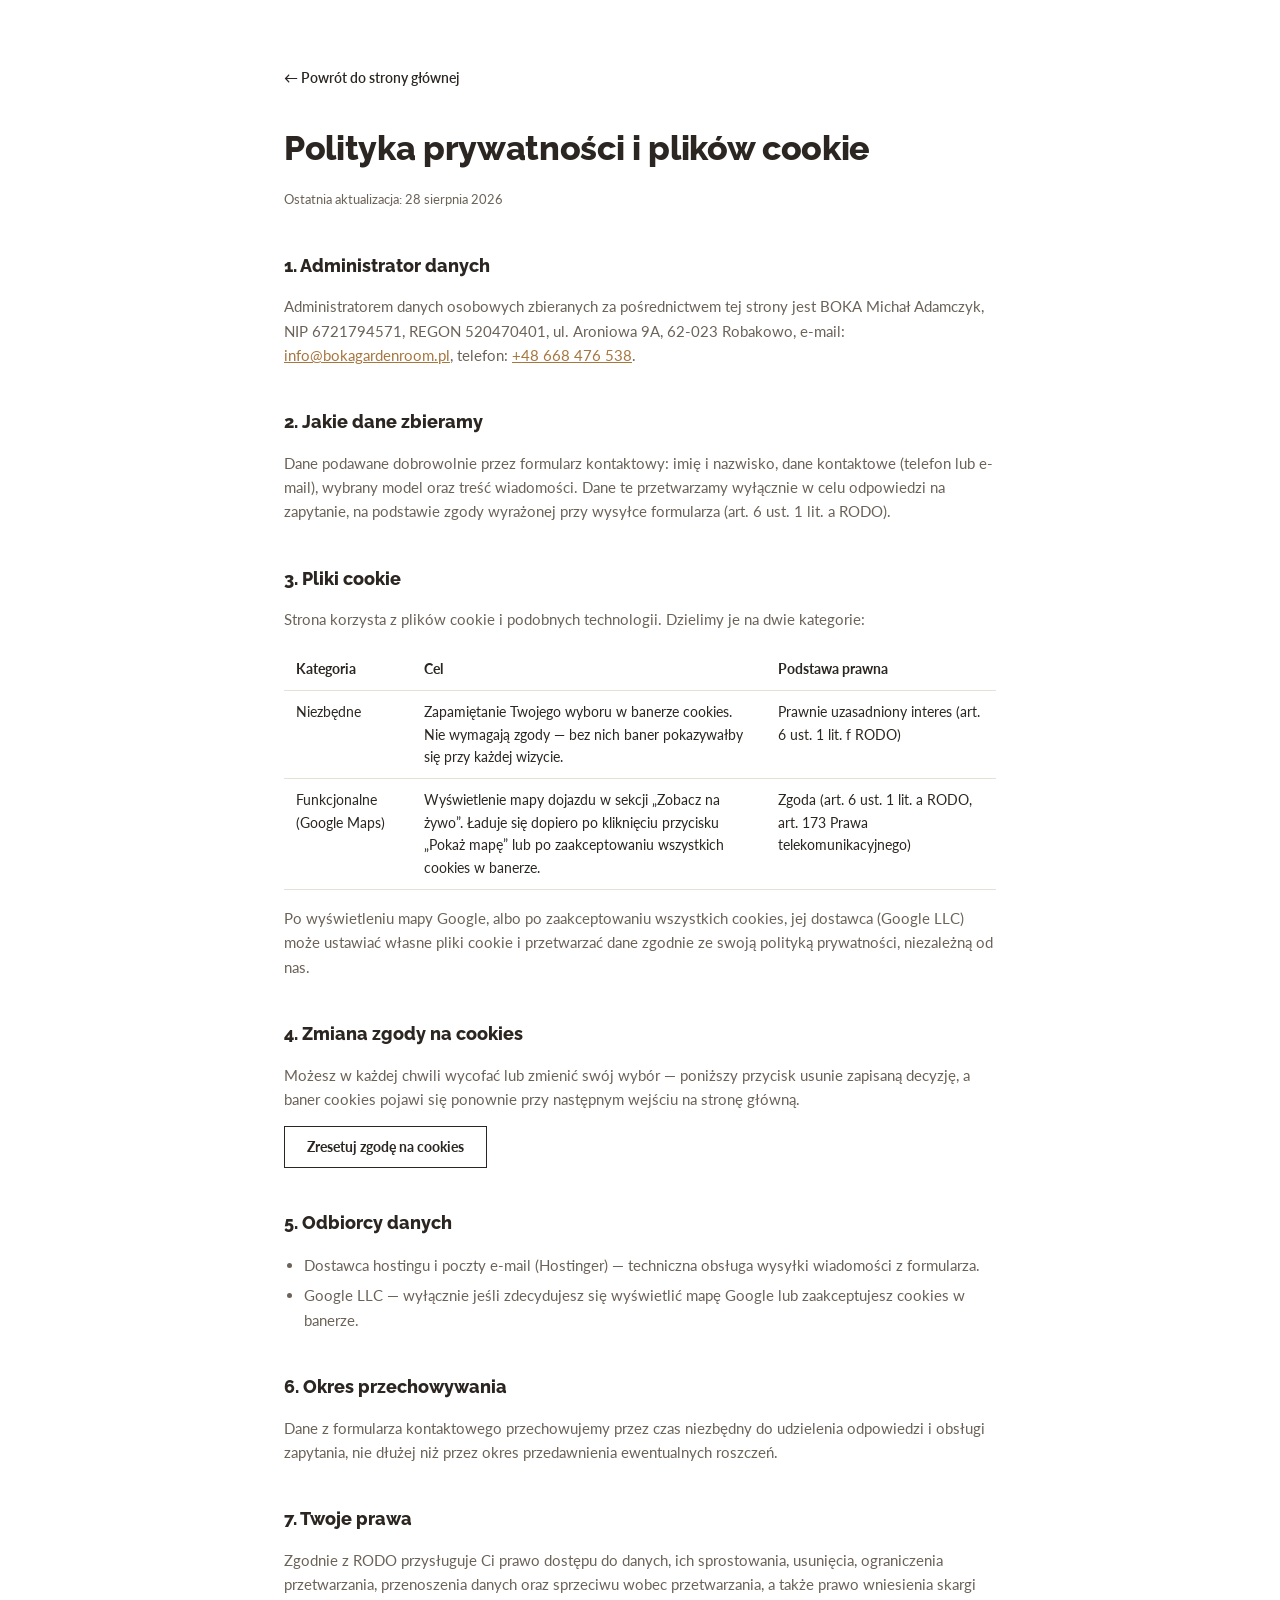
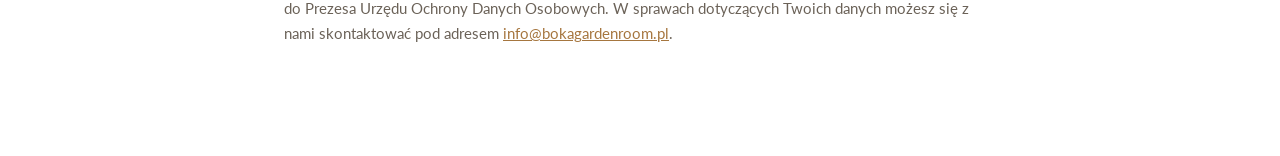
<file: polityka-prywatnosci.html>
<!DOCTYPE html>
<html lang="pl">
<head>
<meta charset="UTF-8">
<meta name="viewport" content="width=device-width, initial-scale=1">
<meta name="robots" content="noindex">
<title>Polityka prywatności — BOKA Garden Room</title>
<link rel="preconnect" href="https://fonts.googleapis.com">
<link rel="preconnect" href="https://fonts.gstatic.com" crossorigin>
<link href="https://fonts.googleapis.com/css2?family=Lato:ital,wght@0,300;0,400;0,700;1,400&family=Raleway:wght@400;600;700;800&display=swap" rel="stylesheet">
<style>
  :root {
    --color-bg: #ffffff;
    --color-text: #2b2621;
    --color-text-muted: #6b6258;
    --color-accent: #a6763f;
    --color-accent-dark: #2b2621;
    --color-border: #e7e0d6;
    --font-heading: 'Raleway', 'Open Sans', sans-serif;
    --font-body: 'Lato', 'Open Sans', sans-serif;
  }
  * { box-sizing: border-box; }
  body { margin: 0; font-family: var(--font-body); color: var(--color-text); background: var(--color-bg); line-height: 1.65; }
  h1, h2 { font-family: var(--font-heading); font-weight: 800; margin: 0; }
  a { color: var(--color-accent); }
  .wrap { max-width: 760px; margin: 0 auto; padding: 64px 24px 96px; }
  .back { font-size: .88rem; font-weight: 600; text-decoration: none; display: inline-block; margin-bottom: 32px; color: var(--color-text); }
  h1 { font-size: clamp(1.6rem, 3vw, 2.1rem); letter-spacing: -0.01em; margin-bottom: 8px; }
  .updated { font-size: .8rem; color: var(--color-text-muted); margin-bottom: 40px; }
  h2 { font-size: 1.1rem; margin: 40px 0 12px; }
  p, li { font-size: .92rem; color: var(--color-text-muted); }
  ul { padding-left: 20px; }
  li { margin-bottom: 6px; }
  table { width: 100%; border-collapse: collapse; margin: 16px 0; font-size: .85rem; }
  th, td { text-align: left; padding: 10px 12px; border-bottom: 1px solid var(--color-border); vertical-align: top; }
  th { color: var(--color-text); font-weight: 700; }
  .btn {
    display: inline-flex; align-items: center; gap: 8px; padding: 12px 22px; font-size: .85rem; font-weight: 700;
    border: 1.5px solid var(--color-accent-dark); background: transparent; color: var(--color-accent-dark); cursor: pointer;
    font-family: inherit;
  }
  .btn:hover { background: var(--color-accent-dark); color: #fff; }
  #cookie-reset-msg { font-size: .8rem; color: var(--color-accent); margin-top: 10px; display: none; }
</style>
</head>
<body>
<div class="wrap">
  <a class="back" href="index.html">← Powrót do strony głównej</a>
  <h1>Polityka prywatności i plików cookie</h1>
  <p class="updated">Ostatnia aktualizacja: 28 sierpnia 2026</p>

  <h2>1. Administrator danych</h2>
  <p>
    Administratorem danych osobowych zbieranych za pośrednictwem tej strony jest
    BOKA Michał Adamczyk, NIP 6721794571, REGON 520470401,
    ul. Aroniowa 9A, 62-023 Robakowo, e-mail: <a href="mailto:info@bokagardenroom.pl">info@bokagardenroom.pl</a>,
    telefon: <a href="tel:+48668476538">+48 668 476 538</a>.
  </p>

  <h2>2. Jakie dane zbieramy</h2>
  <p>Dane podawane dobrowolnie przez formularz kontaktowy: imię i nazwisko, dane kontaktowe (telefon lub e-mail), wybrany model oraz treść wiadomości. Dane te przetwarzamy wyłącznie w celu odpowiedzi na zapytanie, na podstawie zgody wyrażonej przy wysyłce formularza (art. 6 ust. 1 lit. a RODO).</p>

  <h2>3. Pliki cookie</h2>
  <p>Strona korzysta z plików cookie i podobnych technologii. Dzielimy je na dwie kategorie:</p>
  <table>
    <tr><th>Kategoria</th><th>Cel</th><th>Podstawa prawna</th></tr>
    <tr>
      <td>Niezbędne</td>
      <td>Zapamiętanie Twojego wyboru w banerze cookies. Nie wymagają zgody — bez nich baner pokazywałby się przy każdej wizycie.</td>
      <td>Prawnie uzasadniony interes (art. 6 ust. 1 lit. f RODO)</td>
    </tr>
    <tr>
      <td>Funkcjonalne (Google Maps)</td>
      <td>Wyświetlenie mapy dojazdu w sekcji „Zobacz na żywo”. Ładuje się dopiero po kliknięciu przycisku „Pokaż mapę” lub po zaakceptowaniu wszystkich cookies w banerze.</td>
      <td>Zgoda (art. 6 ust. 1 lit. a RODO, art. 173 Prawa telekomunikacyjnego)</td>
    </tr>
  </table>
  <p>Po wyświetleniu mapy Google, albo po zaakceptowaniu wszystkich cookies, jej dostawca (Google LLC) może ustawiać własne pliki cookie i przetwarzać dane zgodnie ze swoją polityką prywatności, niezależną od nas.</p>

  <h2>4. Zmiana zgody na cookies</h2>
  <p>Możesz w każdej chwili wycofać lub zmienić swój wybór — poniższy przycisk usunie zapisaną decyzję, a baner cookies pojawi się ponownie przy następnym wejściu na stronę główną.</p>
  <button class="btn" id="cookie-reset-btn" type="button">Zresetuj zgodę na cookies</button>
  <p id="cookie-reset-msg">Gotowe — wróć na <a href="index.html">stronę główną</a>, baner pojawi się ponownie.</p>

  <h2>5. Odbiorcy danych</h2>
  <ul>
    <li>Dostawca hostingu i poczty e-mail (Hostinger) — techniczna obsługa wysyłki wiadomości z formularza.</li>
    <li>Google LLC — wyłącznie jeśli zdecydujesz się wyświetlić mapę Google lub zaakceptujesz cookies w banerze.</li>
  </ul>

  <h2>6. Okres przechowywania</h2>
  <p>Dane z formularza kontaktowego przechowujemy przez czas niezbędny do udzielenia odpowiedzi i obsługi zapytania, nie dłużej niż przez okres przedawnienia ewentualnych roszczeń.</p>

  <h2>7. Twoje prawa</h2>
  <p>Zgodnie z RODO przysługuje Ci prawo dostępu do danych, ich sprostowania, usunięcia, ograniczenia przetwarzania, przenoszenia danych oraz sprzeciwu wobec przetwarzania, a także prawo wniesienia skargi do Prezesa Urzędu Ochrony Danych Osobowych. W sprawach dotyczących Twoich danych możesz się z nami skontaktować pod adresem <a href="mailto:info@bokagardenroom.pl">info@bokagardenroom.pl</a>.</p>
</div>
<script>
  document.getElementById('cookie-reset-btn').addEventListener('click', function () {
    try { localStorage.removeItem('boka_cookie_consent'); } catch (e) {}
    document.getElementById('cookie-reset-msg').style.display = 'block';
  });
</script>
</body>
</html>
</file>
